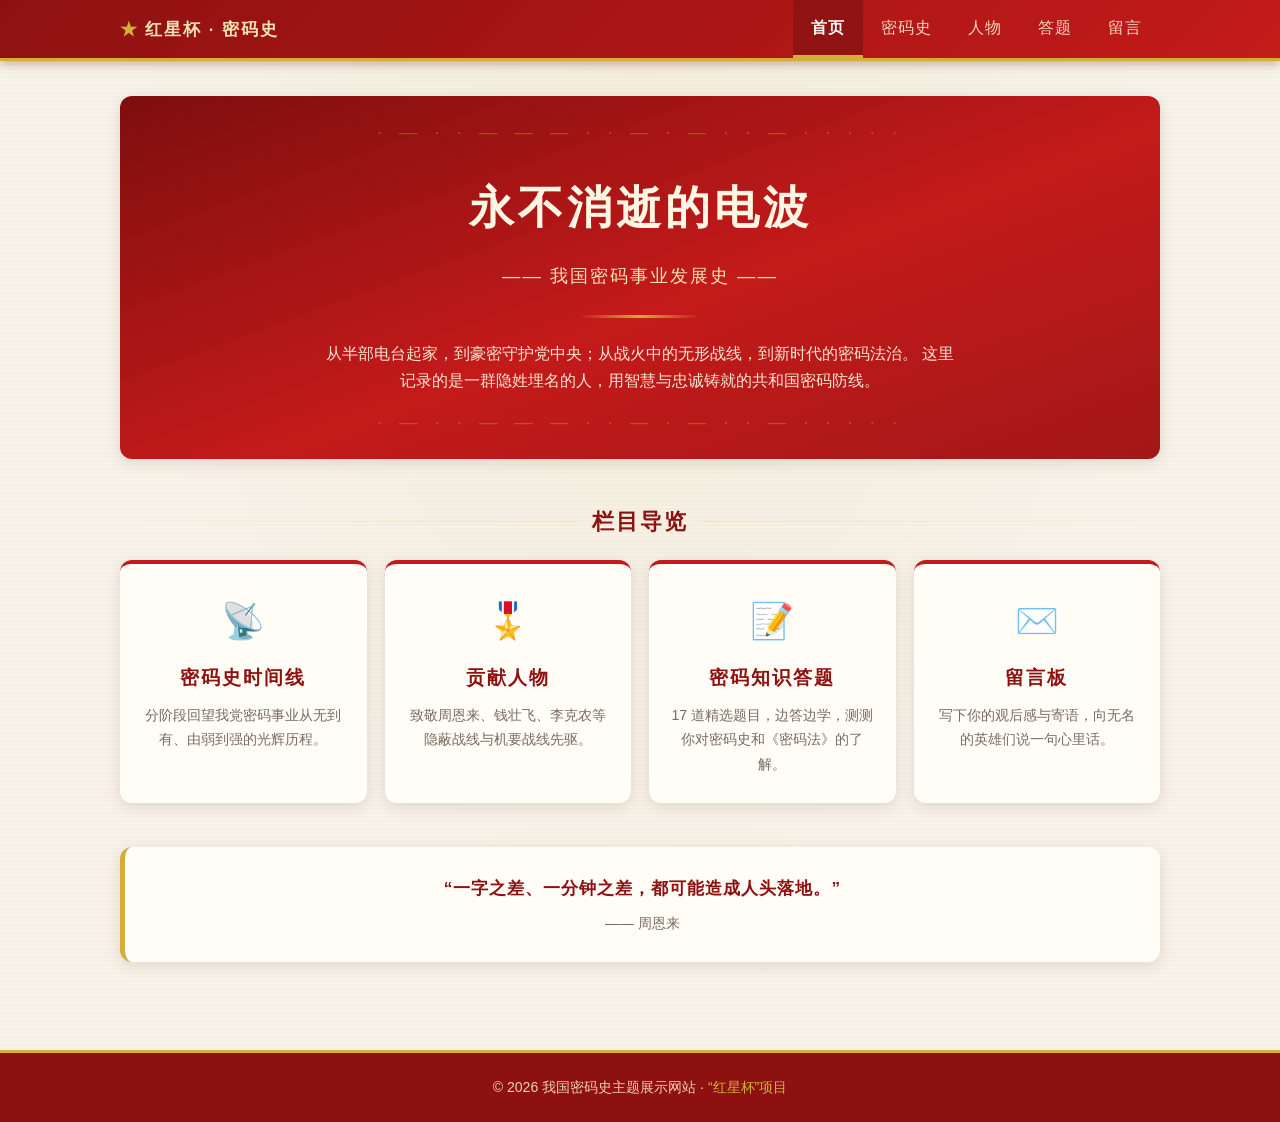
<file: index.html>
<!DOCTYPE html>
<!-- 首页：网站导览 + 板块快捷入口 -->
<html lang="zh-CN">
<head>
  <meta charset="UTF-8">
  <meta name="viewport" content="width=device-width, initial-scale=1.0">
  <title>首页 | 永不消逝的电波——我国密码事业发展史</title>
  <link rel="stylesheet" href="css/style.css">
</head>
<body data-page="home">

  <!-- 顶部固定导航栏（每个页面结构一致，main.js 自动高亮当前页） -->
  <header class="site-header">
    <div class="nav-inner">
      <a class="brand" href="index.html"><span class="star">★</span>红星杯 · 密码史</a>
      <nav class="main-nav">
        <a href="index.html"     data-nav="home">首页</a>
        <a href="history.html"   data-nav="history">密码史</a>
        <a href="figures.html"   data-nav="figures">人物</a>
        <a href="quiz.html"      data-nav="quiz">答题</a>
        <a href="guestbook.html" data-nav="guestbook">留言</a>
      </nav>
    </div>
  </header>

  <main>
    <!-- 大横幅 Hero -->
    <section class="hero">
      <h1>永不消逝的电波</h1>
      <div class="subtitle">—— 我国密码事业发展史 ——</div>
      <div class="divider"></div>
      <p class="desc">
        从半部电台起家，到豪密守护党中央；从战火中的无形战线，到新时代的密码法治。
        这里记录的是一群隐姓埋名的人，用智慧与忠诚铸就的共和国密码防线。
      </p>
    </section>

    <!-- 四大板块快捷入口 -->
    <h2 class="section-title">栏目导览</h2>
    <section class="entry-grid">
      <a class="entry-card" href="history.html">
        <div class="icon">📡</div>
        <h3>密码史时间线</h3>
        <p>分阶段回望我党密码事业从无到有、由弱到强的光辉历程。</p>
      </a>
      <a class="entry-card" href="figures.html">
        <div class="icon">🎖️</div>
        <h3>贡献人物</h3>
        <p>致敬周恩来、钱壮飞、李克农等隐蔽战线与机要战线先驱。</p>
      </a>
      <a class="entry-card" href="quiz.html">
        <div class="icon">📝</div>
        <h3>密码知识答题</h3>
        <p>17 道精选题目，边答边学，测测你对密码史和《密码法》的了解。</p>
      </a>
      <a class="entry-card" href="guestbook.html">
        <div class="icon">✉️</div>
        <h3>留言板</h3>
        <p>写下你的观后感与寄语，向无名的英雄们说一句心里话。</p>
      </a>
    </section>

    <!-- 名言横幅 -->
    <section class="quote-banner">
      <p class="quote">“一字之差、一分钟之差，都可能造成人头落地。”</p>
      <p class="author">—— 周恩来</p>
    </section>
  </main>

  <!-- 页脚 -->
  <footer class="site-footer">
    <p>© 2026 我国密码史主题展示网站 · <span class="gold">“红星杯”项目</span></p>
  </footer>

  <script src="js/main.js"></script>
</body>
</html>
</file>
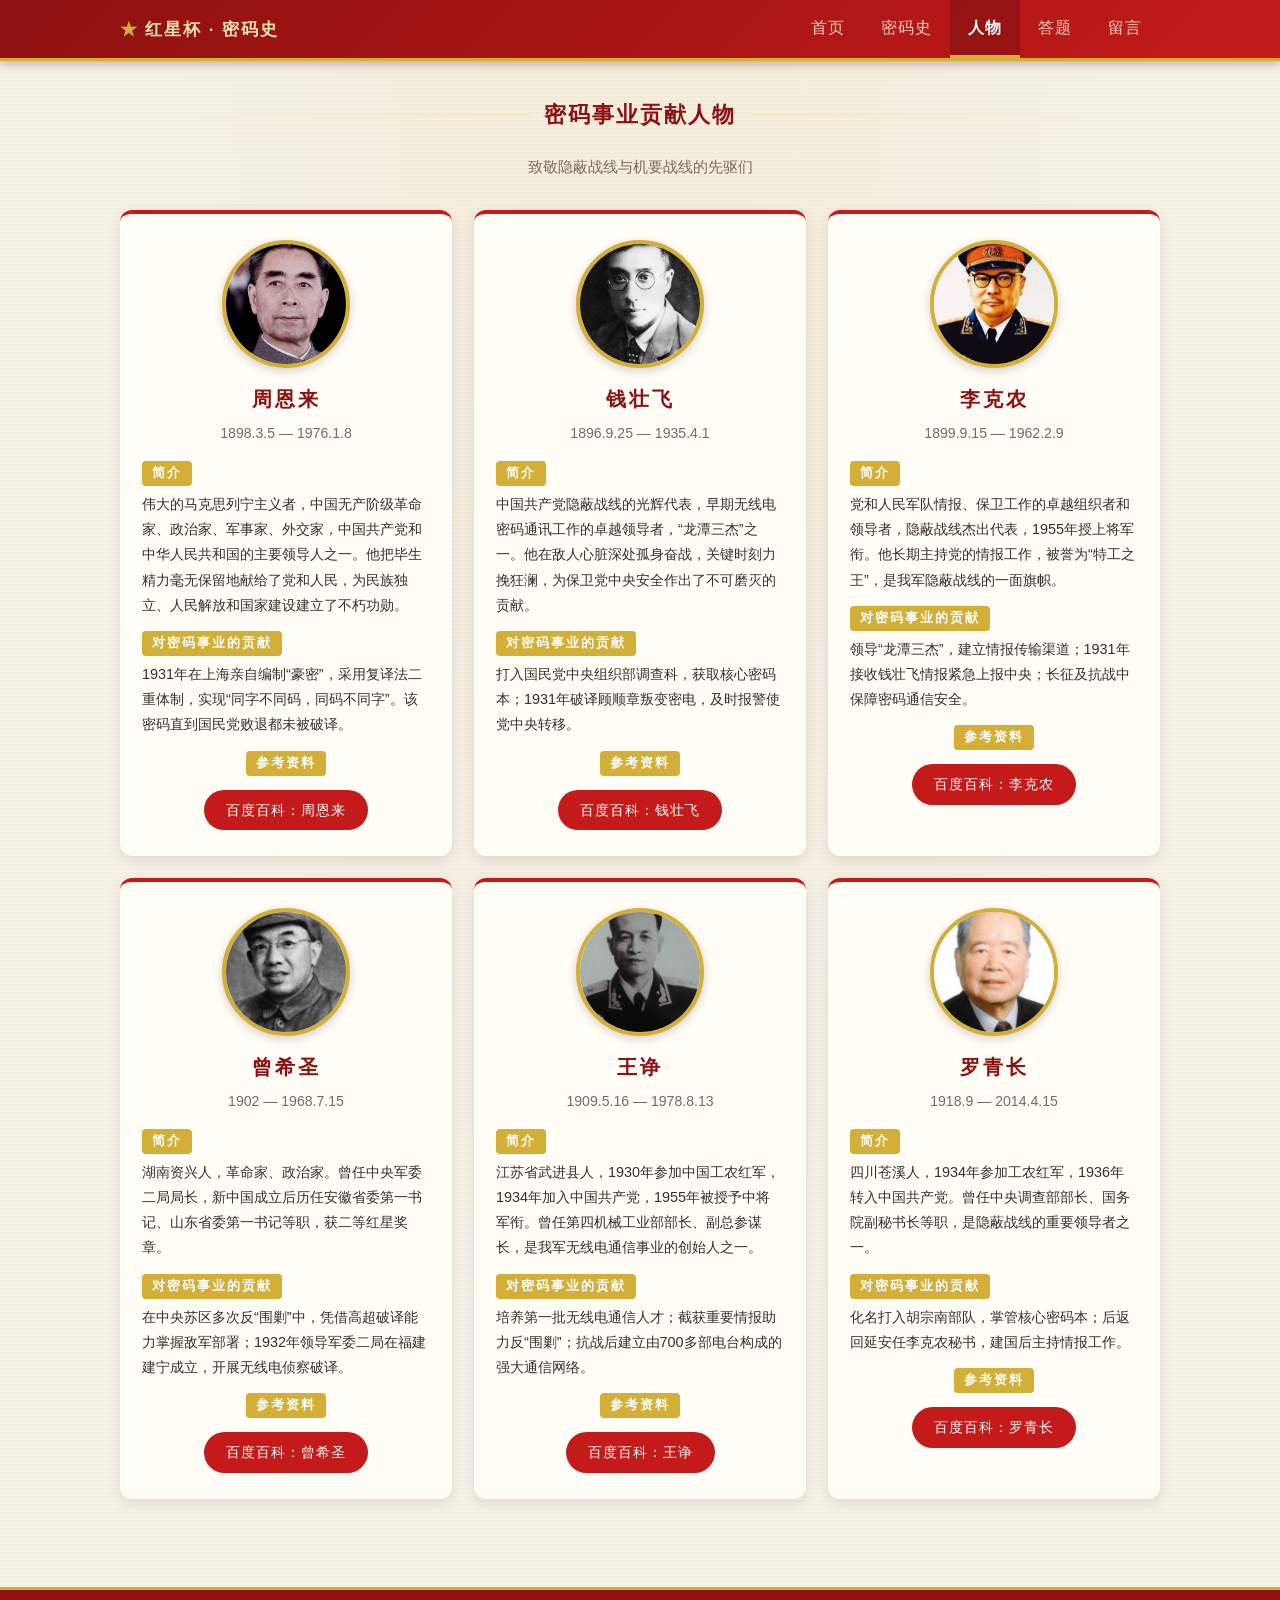
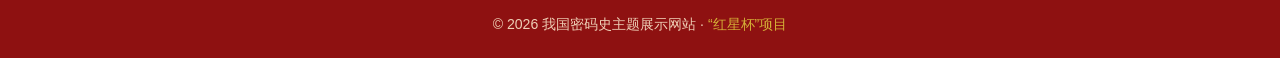
<file: figures.html>
<!DOCTYPE html>
<!-- 人物页：六大密码事业贡献人物网格卡片 -->
<html lang="zh-CN">
<head>
  <meta charset="UTF-8">
  <meta name="viewport" content="width=device-width, initial-scale=1.0">
  <title>贡献人物 | 永不消逝的电波——我国密码事业发展史</title>
  <link rel="stylesheet" href="css/style.css">
</head>
<body data-page="figures">

  <header class="site-header">
    <div class="nav-inner">
      <a class="brand" href="index.html"><span class="star">★</span>红星杯 · 密码史</a>
      <nav class="main-nav">
        <a href="index.html"     data-nav="home">首页</a>
        <a href="history.html"   data-nav="history">密码史</a>
        <a href="figures.html"   data-nav="figures">人物</a>
        <a href="quiz.html"      data-nav="quiz">答题</a>
        <a href="guestbook.html" data-nav="guestbook">留言</a>
      </nav>
    </div>
  </header>

  <main>
    <h1 class="section-title" style="margin-top:0">密码事业贡献人物</h1>
    <p style="text-align:center;color:var(--ink-light);font-size:0.95rem;margin-bottom:30px">
      致敬隐蔽战线与机要战线的先驱们
    </p>

    <!-- 人物卡片网格：figures.js 渲染 -->
    <div class="figures-grid" id="figures-grid"></div>
  </main>

  <footer class="site-footer">
    <p>© 2026 我国密码史主题展示网站 · <span class="gold">“红星杯”项目</span></p>
  </footer>

  <script src="js/main.js"></script>
  <script src="js/data.js"></script>
  <script src="js/figures.js"></script>
</body>
</html>
</file>
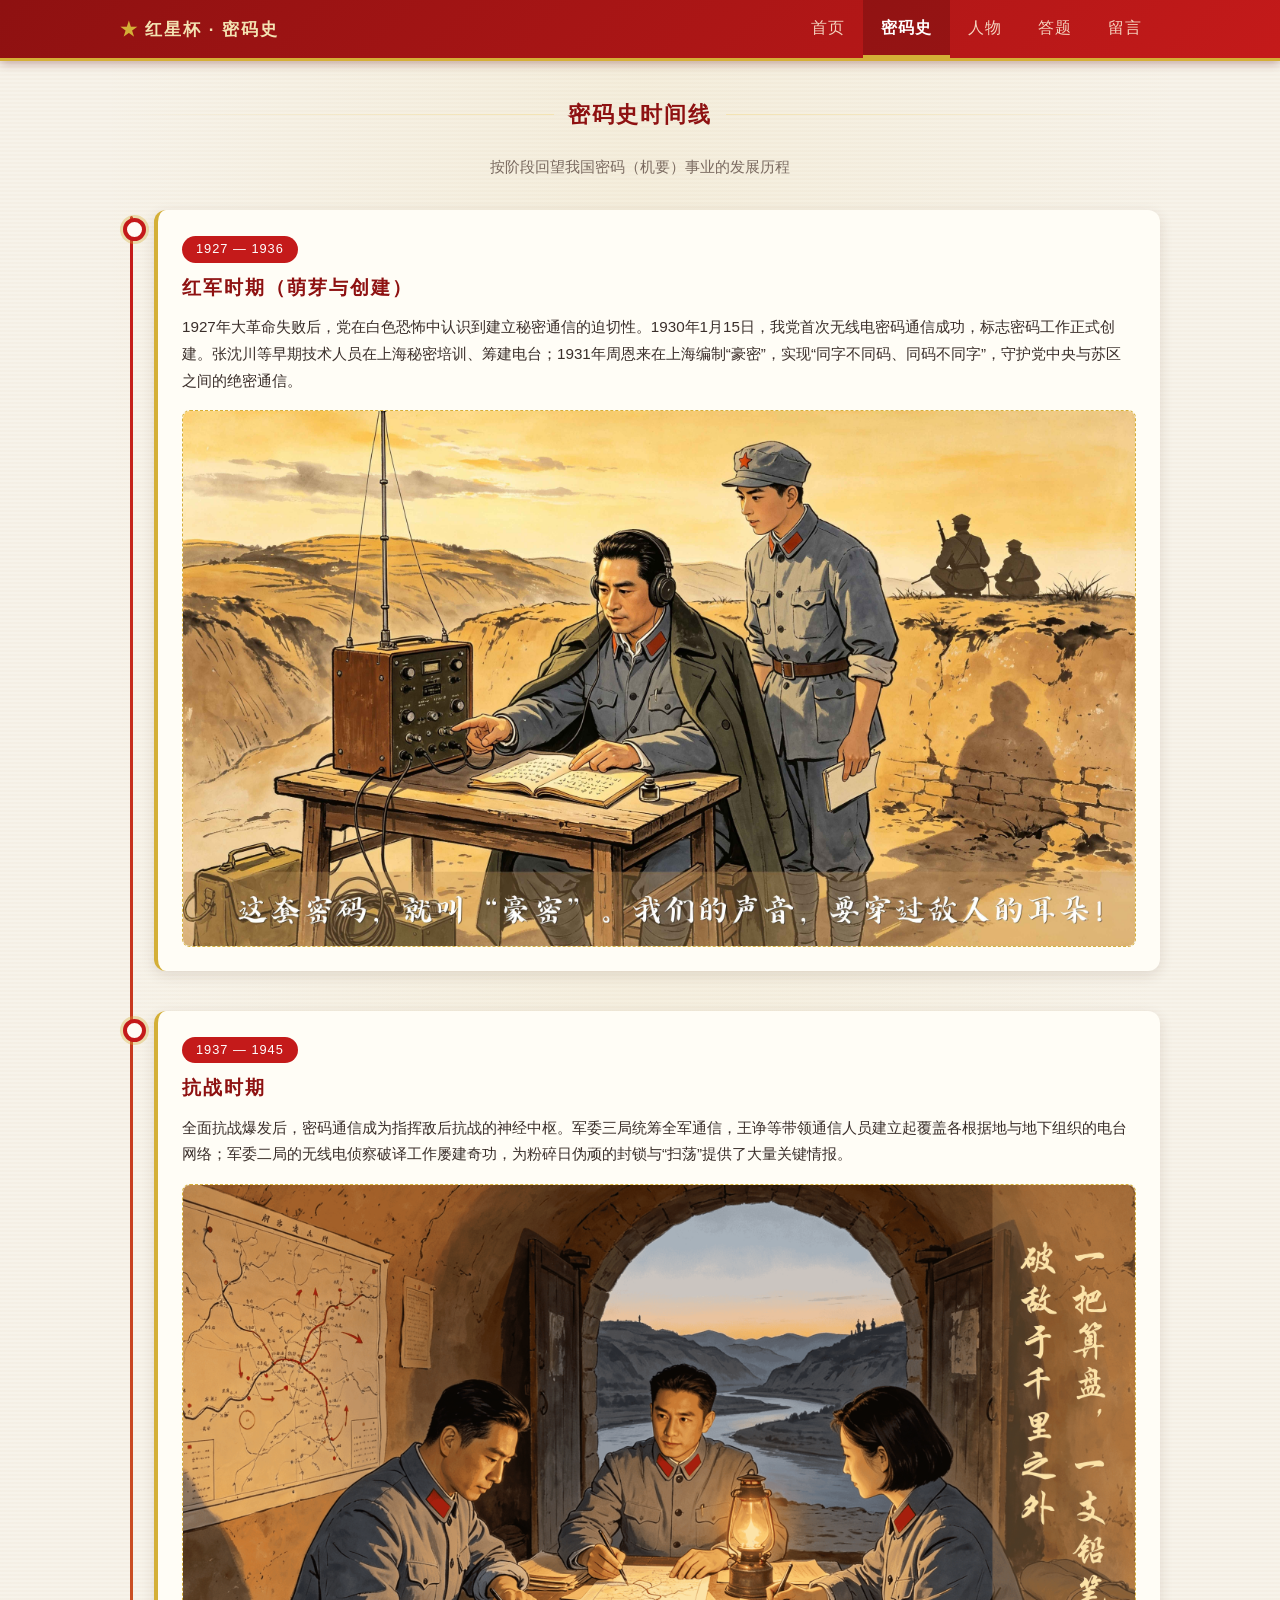
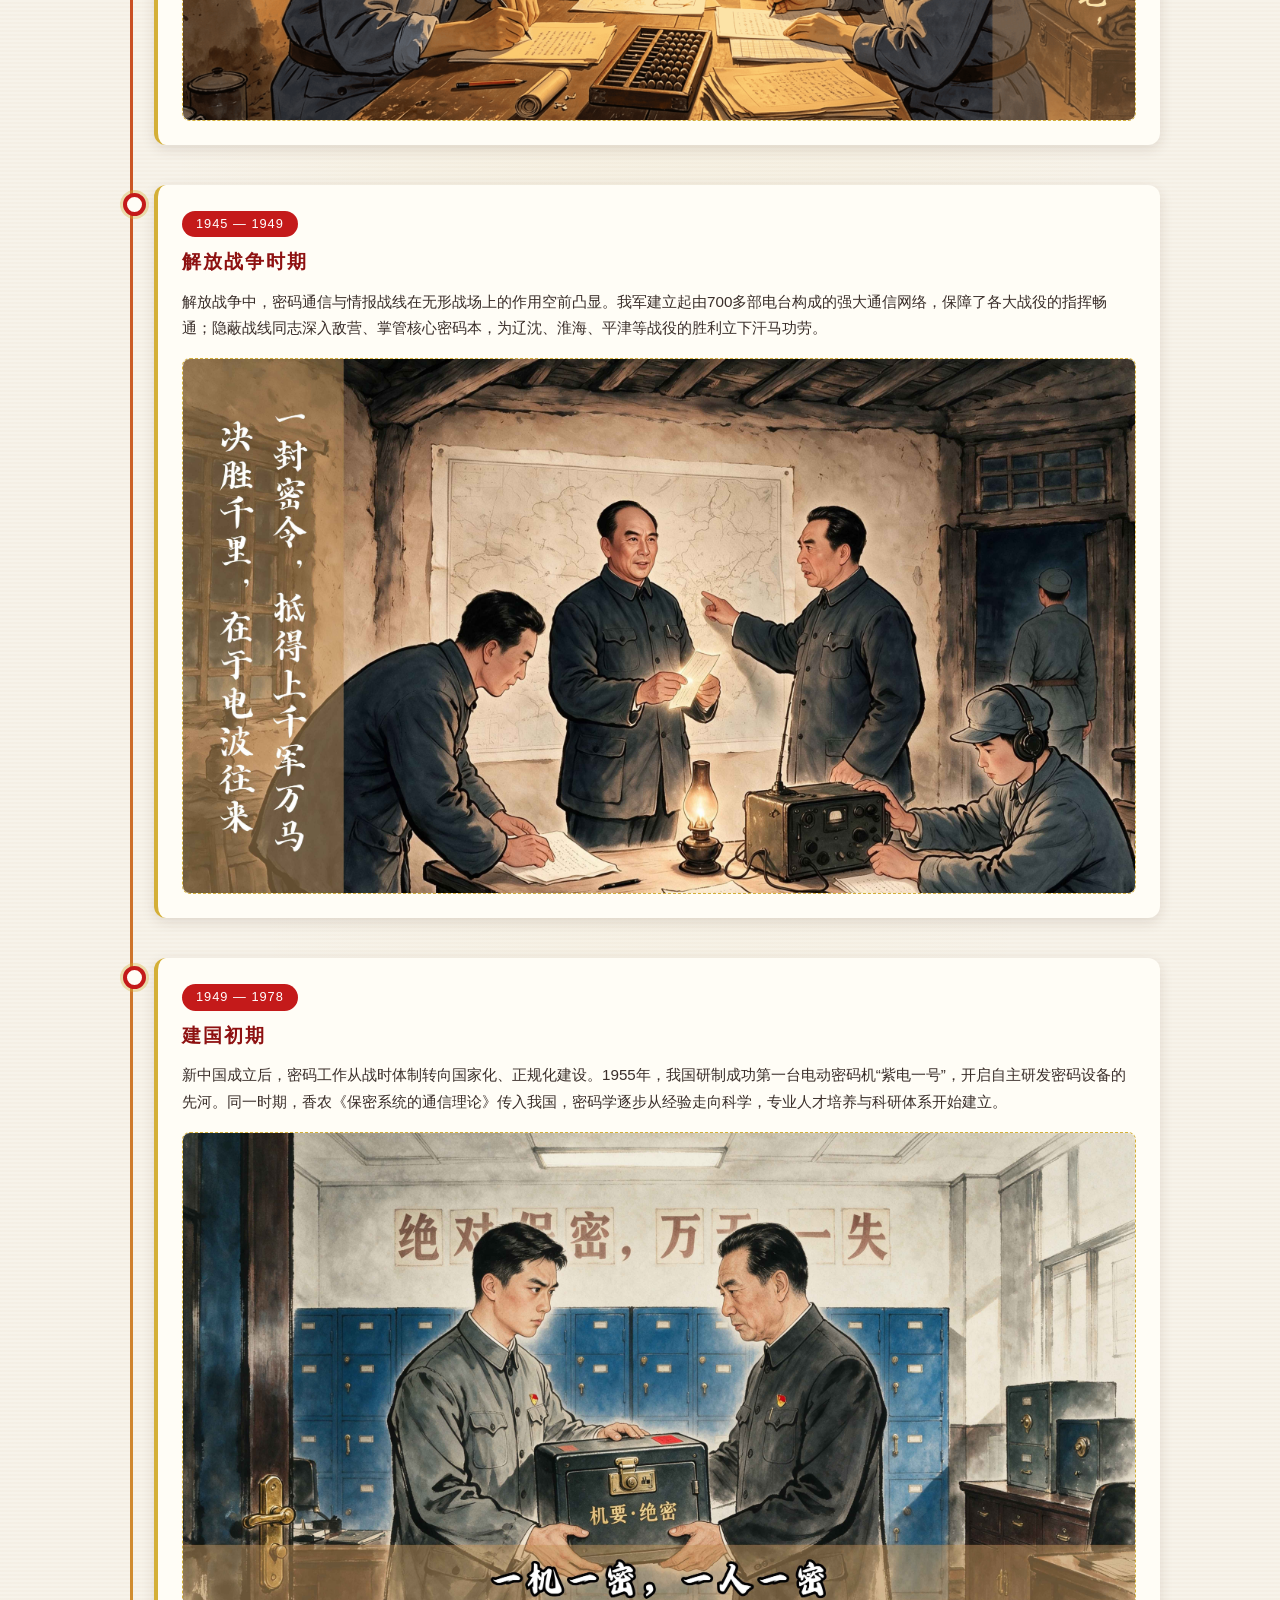
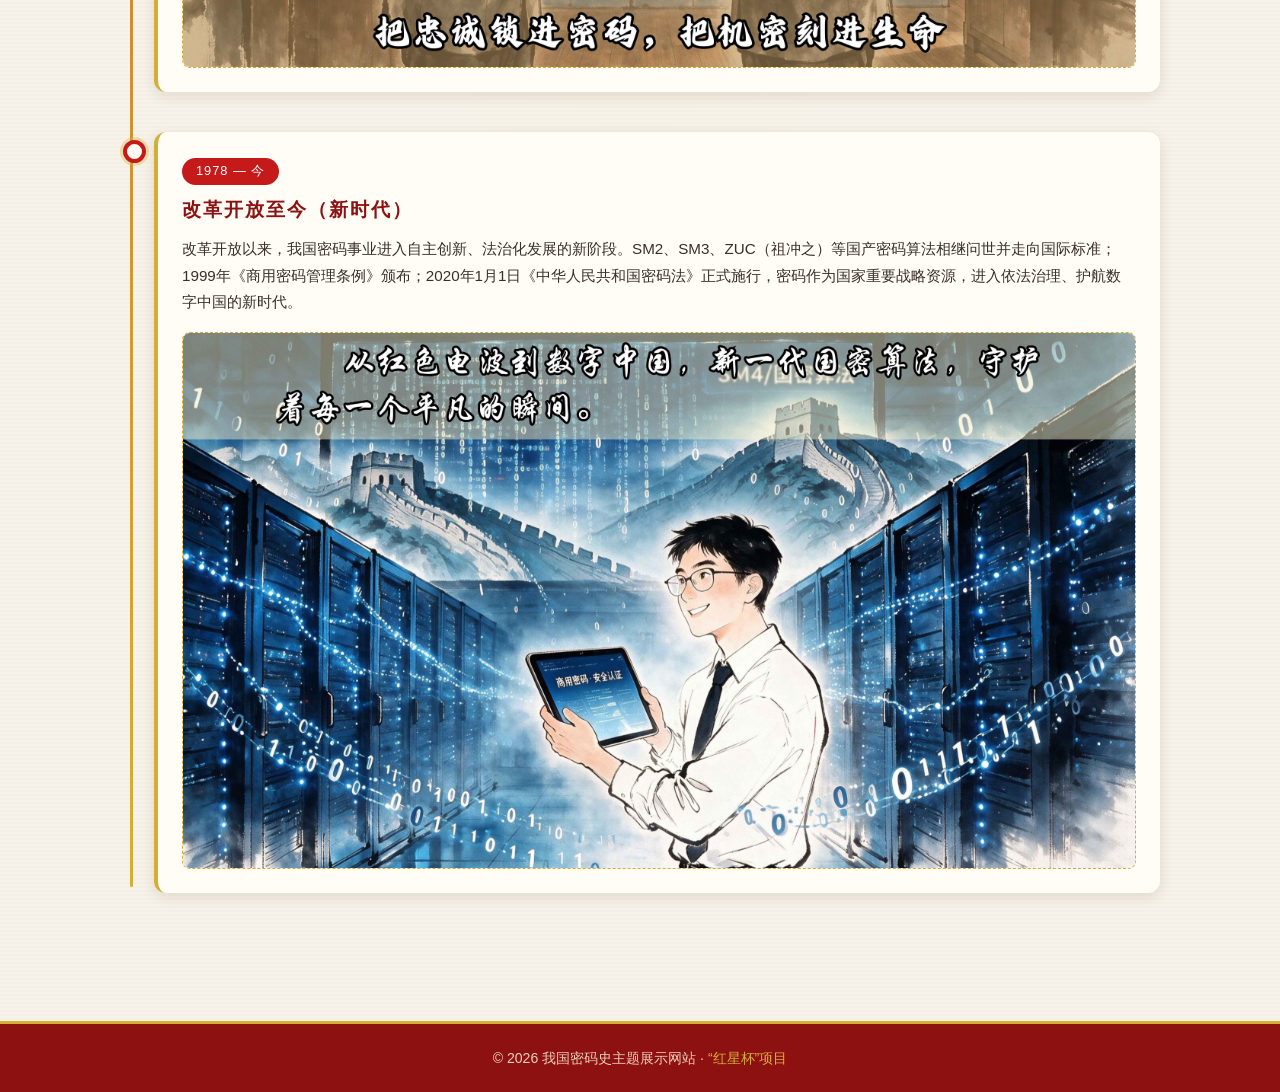
<file: history.html>
<!DOCTYPE html>
<!-- 密码史页面：垂直时间线 + 各阶段漫画占位图 -->
<html lang="zh-CN">
<head>
  <meta charset="UTF-8">
  <meta name="viewport" content="width=device-width, initial-scale=1.0">
  <title>密码史时间线 | 永不消逝的电波——我国密码事业发展史</title>
  <link rel="stylesheet" href="css/style.css">
</head>
<body data-page="history">

  <header class="site-header">
    <div class="nav-inner">
      <a class="brand" href="index.html"><span class="star">★</span>红星杯 · 密码史</a>
      <nav class="main-nav">
        <a href="index.html"     data-nav="home">首页</a>
        <a href="history.html"   data-nav="history">密码史</a>
        <a href="figures.html"   data-nav="figures">人物</a>
        <a href="quiz.html"      data-nav="quiz">答题</a>
        <a href="guestbook.html" data-nav="guestbook">留言</a>
      </nav>
    </div>
  </header>

  <main>
    <!-- 页面标题 -->
    <h1 class="section-title" style="margin-top:0">密码史时间线</h1>
    <p style="text-align:center;color:var(--ink-light);font-size:0.95rem;margin-bottom:30px">
      按阶段回望我国密码（机要）事业的发展历程 
    </p>

    <!-- 时间线容器：history.js 会把五个阶段卡片渲染到这里 -->
    <div class="timeline" id="timeline"></div>
  </main>

  <footer class="site-footer">
    <p>© 2026 我国密码史主题展示网站 · <span class="gold">“红星杯”项目</span></p>
  </footer>

  <script src="js/main.js"></script>
  <script src="js/history.js"></script>
</body>
</html>
</file>
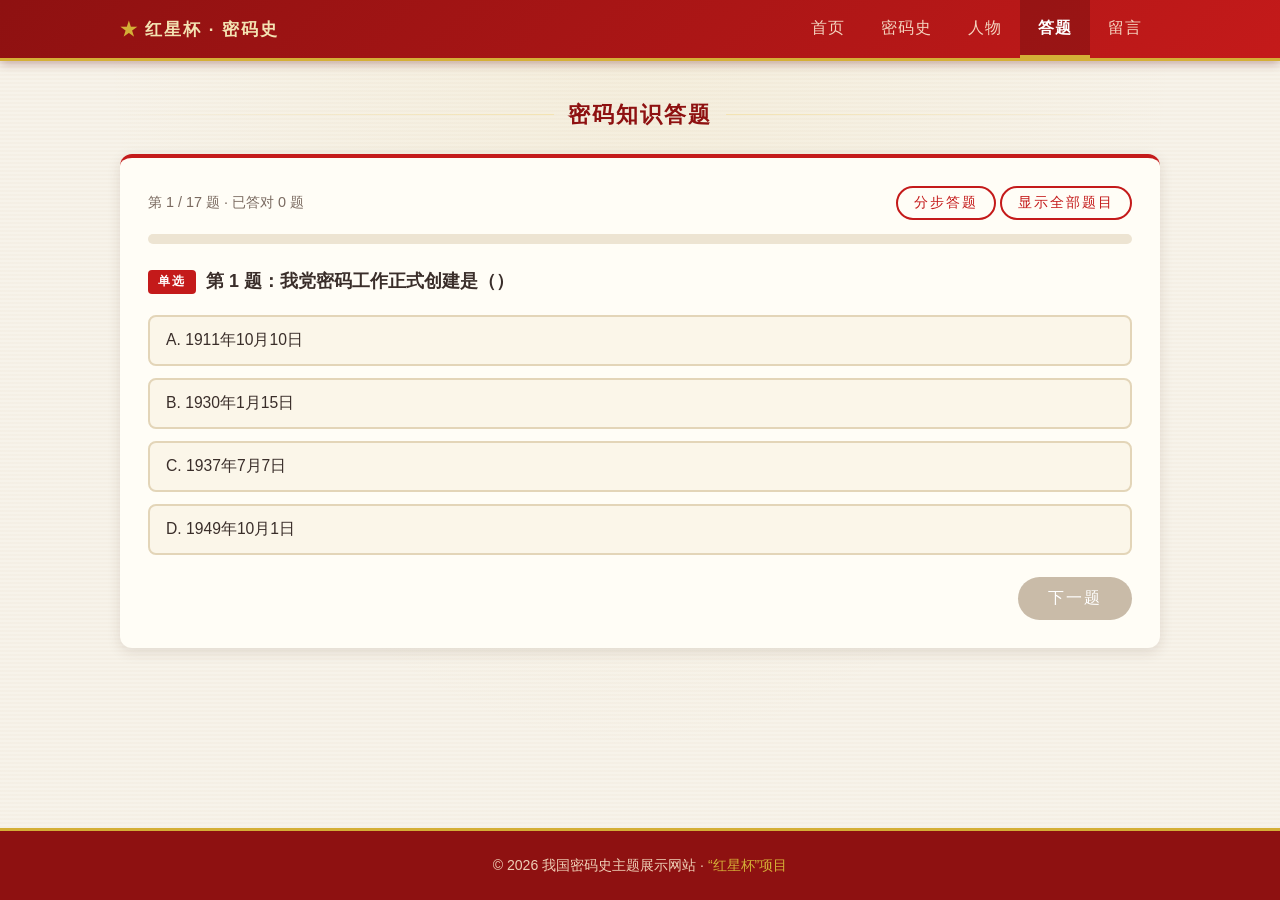
<file: quiz.html>
<!DOCTYPE html>
<!-- 答题页：17 道题，支持分步答题（默认）与全部题目两种模式 -->
<html lang="zh-CN">
<head>
  <meta charset="UTF-8">
  <meta name="viewport" content="width=device-width, initial-scale=1.0">
  <title>密码知识答题 | 永不消逝的电波——我国密码事业发展史</title>
  <link rel="stylesheet" href="css/style.css">
</head>
<body data-page="quiz">

  <header class="site-header">
    <div class="nav-inner">
      <a class="brand" href="index.html"><span class="star">★</span>红星杯 · 密码史</a>
      <nav class="main-nav">
        <a href="index.html"     data-nav="home">首页</a>
        <a href="history.html"   data-nav="history">密码史</a>
        <a href="figures.html"   data-nav="figures">人物</a>
        <a href="quiz.html"      data-nav="quiz">答题</a>
        <a href="guestbook.html" data-nav="guestbook">留言</a>
      </nav>
    </div>
  </header>

  <main>
    <h1 class="section-title" style="margin-top:0">密码知识答题</h1>

    <div class="quiz-panel" id="quiz-panel">
      <!-- 工具栏：进度提示 + 模式切换 -->
      <div class="quiz-toolbar">
        <span class="progress-label" id="progress-label"></span>
        <span>
          <button class="btn ghost" id="mode-step" style="padding:6px 16px;font-size:0.85rem">分步答题</button>
          <button class="btn ghost" id="mode-all" style="padding:6px 16px;font-size:0.85rem">显示全部题目</button>
        </span>
      </div>

      <!-- 进度条 -->
      <div class="progress-track"><div class="progress-fill" id="progress-fill"></div></div>

      <!-- 题目渲染区：quiz.js 动态填充 -->
      <div id="quiz-body"></div>
    </div>
  </main>

  <footer class="site-footer">
    <p>© 2026 我国密码史主题展示网站 · <span class="gold">“红星杯”项目</span></p>
  </footer>

  <script src="js/main.js"></script>
  <script src="js/data.js"></script>
  <script src="js/quiz.js"></script>
</body>
</html>
</file>
<file: css/style.css>
/* ==========================================================================
   我国密码史主题展示网站 —— 全站样式表
   主题：中国红 + 金色 + 米白背景，庄重、略带复古感的红色主旋律风格
   ========================================================================== */

/* ---------- CSS 变量：统一管理主题色，方便后续调整 ---------- */
:root {
  --red: #C41A1A;          /* 中国红（主色） */
  --red-dark: #8E1111;     /* 深红（悬停/渐变） */
  --gold: #D4AF37;         /* 金色（点缀） */
  --gold-light: #F3E3B3;   /* 浅金（分隔线/边框） */
  --bg: #F7F3EA;           /* 米白背景（旧纸张感） */
  --paper: #FFFDF6;        /* 卡片纸色 */
  --ink: #3A2E2A;          /* 正文墨色 */
  --ink-light: #7A6A60;    /* 次要文字 */
  --ok: #2E7D32;           /* 答对：绿 */
  --err: #B71C1C;          /* 答错：红 */
  --shadow: 0 4px 14px rgba(62, 30, 20, 0.12);
  --radius: 12px;
}

/* ---------- 基础重置 ---------- */
* { margin: 0; padding: 0; box-sizing: border-box; }

html { scroll-behavior: smooth; }

body {
  font-family: "PingFang SC", "Microsoft YaHei", "Hiragino Sans GB", sans-serif;
  background-color: var(--bg);
  /* 细微纸纹：用两层渐变模拟旧纸的颗粒感，体积近乎为零 */
  background-image:
    repeating-linear-gradient(0deg, rgba(180, 140, 90, 0.035) 0 2px, transparent 2px 4px),
    radial-gradient(ellipse at top, rgba(212, 175, 55, 0.08), transparent 60%);
  color: var(--ink);
  line-height: 1.75;
  min-height: 100vh;
  display: flex;
  flex-direction: column;
}

main { flex: 1; width: 100%; max-width: 1080px; margin: 0 auto; padding: 96px 20px 40px; }

img { max-width: 100%; display: block; }

a { color: var(--red); }

/* ---------- 顶部固定导航栏 ---------- */
.site-header {
  position: fixed; top: 0; left: 0; right: 0; z-index: 100;
  background: linear-gradient(135deg, var(--red-dark), var(--red));
  border-bottom: 3px solid var(--gold);
  box-shadow: 0 2px 10px rgba(90, 10, 10, 0.35);
}
.nav-inner {
  max-width: 1080px; margin: 0 auto; padding: 0 20px;
  display: flex; align-items: center; justify-content: space-between; flex-wrap: wrap;
}
.brand {
  color: var(--gold-light); font-weight: 700; font-size: 1.05rem;
  padding: 12px 0; text-decoration: none; letter-spacing: 2px;
}
.brand .star { color: var(--gold); margin-right: 6px; }
.main-nav { display: flex; flex-wrap: wrap; }
.main-nav a {
  display: block; padding: 14px 18px; text-decoration: none;
  color: rgba(255, 245, 220, 0.85); font-size: 0.98rem; letter-spacing: 1px;
  border-bottom: 3px solid transparent; transition: all 0.2s;
}
.main-nav a:hover { color: #fff; background: rgba(0, 0, 0, 0.12); }
/* 当前页导航高亮（由 main.js 根据页面自动添加 .active） */
.main-nav a.active {
  color: #fff; font-weight: 700;
  border-bottom-color: var(--gold); background: rgba(0, 0, 0, 0.18);
}

/* ---------- 页脚 ---------- */
.site-footer {
  margin-top: 48px; background: var(--red-dark); color: rgba(255, 240, 210, 0.85);
  border-top: 3px solid var(--gold); text-align: center; padding: 22px 16px; font-size: 0.88rem;
}
.site-footer .gold { color: var(--gold); }

/* ---------- 首页 Hero 横幅 ---------- */
.hero {
  position: relative; overflow: hidden; text-align: center;
  background: linear-gradient(160deg, #7E0E0E 0%, var(--red) 55%, #A31717 100%);
  border-radius: var(--radius); padding: 72px 24px 64px;
  box-shadow: var(--shadow); color: #FFF6E3;
}
/* 装饰性摩斯电码（伪元素内容为点划组合，纯 CSS 实现） */
.hero::before, .hero::after {
  content: "· — · ·   — — —   · · —   · — · ·   — · ·   · · ·";
  position: absolute; left: 0; right: 0; font-size: 1.15rem; letter-spacing: 6px;
  color: rgba(212, 175, 55, 0.35); white-space: nowrap; overflow: hidden;
}
.hero::before { top: 20px; }
.hero::after { bottom: 20px; }
.hero h1 { font-size: clamp(1.7rem, 5vw, 2.8rem); letter-spacing: 4px; margin-bottom: 14px; }
.hero .subtitle { font-size: clamp(0.95rem, 2.5vw, 1.15rem); color: var(--gold-light); letter-spacing: 2px; }
.hero .divider {
  width: 120px; height: 3px; margin: 22px auto;
  background: linear-gradient(90deg, transparent, var(--gold), transparent);
}
.hero p.desc { max-width: 640px; margin: 0 auto; font-size: 0.98rem; color: rgba(255, 246, 227, 0.92); }

/* ---------- 板块通用标题 ---------- */
.section-title {
  display: flex; align-items: center; gap: 14px;
  margin: 44px 0 20px; font-size: 1.35rem; color: var(--red-dark); letter-spacing: 2px;
}
.section-title::before, .section-title::after {
  content: ""; flex: 1; height: 1px;
  background: linear-gradient(90deg, transparent, var(--gold-light));
}
.section-title::after { background: linear-gradient(90deg, var(--gold-light), transparent); }

/* ---------- 首页快捷入口卡片（Grid，响应式） ---------- */
.entry-grid {
  display: grid; gap: 18px;
  grid-template-columns: repeat(auto-fit, minmax(220px, 1fr));
}
.entry-card {
  background: var(--paper); border-radius: var(--radius); box-shadow: var(--shadow);
  border-top: 4px solid var(--red); padding: 26px 20px; text-decoration: none;
  color: var(--ink); text-align: center; transition: transform 0.2s, box-shadow 0.2s;
}
.entry-card:hover { transform: translateY(-5px); box-shadow: 0 10px 22px rgba(62, 30, 20, 0.2); }
.entry-card .icon { font-size: 2.2rem; margin-bottom: 10px; }
.entry-card h3 { color: var(--red-dark); margin-bottom: 8px; letter-spacing: 2px; }
.entry-card p { font-size: 0.88rem; color: var(--ink-light); }

/* ---------- 首页名言横幅 ---------- */
.quote-banner {
  margin-top: 44px; text-align: center; background: var(--paper);
  border-left: 5px solid var(--gold); border-radius: var(--radius);
  box-shadow: var(--shadow); padding: 26px 22px;
}
.quote-banner .quote { font-size: 1.08rem; color: var(--red-dark); font-weight: 600; letter-spacing: 1px; }
.quote-banner .author { margin-top: 8px; color: var(--ink-light); font-size: 0.9rem; }

/* ---------- 密码史：垂直时间线 ---------- */
.timeline { position: relative; padding-left: 34px; }
/* 时间线主轴 */
.timeline::before {
  content: ""; position: absolute; left: 10px; top: 6px; bottom: 6px; width: 3px;
  background: linear-gradient(180deg, var(--red), var(--gold));
  border-radius: 2px;
}
.timeline-item { position: relative; margin-bottom: 40px; }
/* 时间线节点圆点 */
.timeline-item::before {
  content: ""; position: absolute; left: -31px; top: 8px; width: 15px; height: 15px;
  background: var(--paper); border: 4px solid var(--red); border-radius: 50%;
  box-shadow: 0 0 0 3px rgba(212, 175, 55, 0.35);
}
.timeline-card {
  background: var(--paper); border-radius: var(--radius); box-shadow: var(--shadow);
  padding: 24px; border-left: 4px solid var(--gold);
}
.timeline-card .era-tag {
  display: inline-block; font-size: 0.8rem; color: #fff; background: var(--red);
  border-radius: 20px; padding: 2px 14px; letter-spacing: 1px; margin-bottom: 8px;
}
.timeline-card h3 { color: var(--red-dark); font-size: 1.2rem; letter-spacing: 2px; margin-bottom: 10px; }
.timeline-card p { font-size: 0.95rem; margin-bottom: 16px; }

/* 16:9 漫画占位图（内联 SVG 由 history.js 生成，样式仅做容器约束） */
.comic-placeholder {
  aspect-ratio: 16 / 9; width: 100%; border-radius: 8px; overflow: hidden;
  border: 1px dashed var(--gold); background: #FBF6E9;
}
.comic-placeholder svg { width: 100%; height: 100%; display: block; }

/* ---------- 人物页：网格卡片 ---------- */
.figures-grid {
  display: grid; gap: 22px;
  grid-template-columns: repeat(auto-fill, minmax(300px, 1fr));
}
.figure-card {
  background: var(--paper); border-radius: var(--radius); box-shadow: var(--shadow);
  border-top: 4px solid var(--red); padding: 26px 22px; text-align: center;
  transition: transform 0.2s;
}
.figure-card:hover { transform: translateY(-4px); }
.figure-card img.avatar {
  width: 128px; height: 128px; border-radius: 50%; margin: 0 auto 14px;
  border: 4px solid var(--gold); box-shadow: 0 3px 10px rgba(62, 30, 20, 0.2);
  object-fit: cover; background: var(--red);
}
.figure-card h3 { color: var(--red-dark); font-size: 1.25rem; letter-spacing: 3px; }
.figure-card .years { color: var(--ink-light); font-size: 0.88rem; margin: 4px 0 14px; }
.figure-card .field { text-align: left; margin-bottom: 12px; font-size: 0.9rem; }
.figure-card .field h4 {
  display: inline-block; font-size: 0.82rem; color: #fff; background: var(--gold);
  border-radius: 4px; padding: 1px 10px; margin-bottom: 6px; letter-spacing: 2px;
}
.figure-card .field p { color: var(--ink); }
.figure-card .ref-btn {
  display: inline-block; margin-top: 8px; padding: 8px 22px; text-decoration: none;
  background: var(--red); color: #fff; border-radius: 22px; font-size: 0.88rem;
  letter-spacing: 1px; transition: background 0.2s;
}
.figure-card .ref-btn:hover { background: var(--red-dark); }

/* ---------- 答题页 ---------- */
.quiz-panel {
  background: var(--paper); border-radius: var(--radius); box-shadow: var(--shadow);
  padding: 28px; border-top: 4px solid var(--red);
}
.quiz-toolbar { display: flex; justify-content: space-between; align-items: center; flex-wrap: wrap; gap: 10px; margin-bottom: 14px; }
.quiz-toolbar .progress-label { font-size: 0.9rem; color: var(--ink-light); }
.progress-track {
  height: 10px; background: #EDE4D2; border-radius: 6px; overflow: hidden; margin-bottom: 22px;
}
.progress-fill {
  height: 100%; width: 0; border-radius: 6px;
  background: linear-gradient(90deg, var(--red), var(--gold)); transition: width 0.3s;
}
.quiz-question { font-size: 1.12rem; font-weight: 600; color: var(--ink); margin-bottom: 18px; }
.quiz-question .q-type {
  display: inline-block; font-size: 0.78rem; color: #fff; background: var(--red);
  border-radius: 4px; padding: 1px 10px; margin-right: 10px; vertical-align: 2px; letter-spacing: 2px;
}
.quiz-options { display: grid; gap: 12px; }
.quiz-options button {
  text-align: left; padding: 13px 16px; font-size: 0.98rem; cursor: pointer;
  background: #FBF6E9; color: var(--ink); border: 2px solid #E3D5B8; border-radius: 8px;
  transition: all 0.15s; font-family: inherit;
}
.quiz-options button:hover:not(:disabled) { border-color: var(--red); background: #FFF; }
.quiz-options button:disabled { cursor: default; }
/* 答题后：正确 / 错误 选项着色 */
.quiz-options button.correct { background: #E5F2E6; border-color: var(--ok); color: var(--ok); font-weight: 700; }
.quiz-options button.wrong { background: #FBE9E7; border-color: var(--err); color: var(--err); }
.quiz-options button.chosen { outline: 2px solid var(--gold); }

.explanation {
  margin-top: 18px; padding: 14px 16px; border-radius: 8px; font-size: 0.93rem;
  background: #FDF6E3; border-left: 4px solid var(--gold); display: none;
}
.explanation.show { display: block; }
.explanation .verdict { font-weight: 700; margin-bottom: 4px; }
.explanation .verdict.right { color: var(--ok); }
.explanation .verdict.miss { color: var(--err); }

.quiz-actions { margin-top: 22px; text-align: right; }
.btn {
  display: inline-block; border: none; cursor: pointer; text-decoration: none;
  background: var(--red); color: #fff; font-size: 0.98rem; letter-spacing: 2px;
  padding: 11px 30px; border-radius: 24px; font-family: inherit; transition: background 0.2s;
}
.btn:hover { background: var(--red-dark); }
.btn:disabled { background: #C9BBA8; cursor: not-allowed; }
.btn.ghost { background: transparent; color: var(--red); border: 2px solid var(--red); }
.btn.ghost:hover { background: rgba(196, 26, 26, 0.08); }

/* 成绩结算 */
.quiz-result { text-align: center; padding: 20px 0; }
.quiz-result .score { font-size: 2.4rem; color: var(--red-dark); font-weight: 700; }
.quiz-result .score small { font-size: 1.1rem; color: var(--ink-light); }
.quiz-result .remark { margin: 8px 0 20px; color: var(--ink-light); }
.wrong-review { text-align: left; margin-top: 8px; }
.wrong-review h4 { color: var(--red-dark); margin: 16px 0 10px; }
.wrong-review .item {
  background: #FBF6E9; border-left: 4px solid var(--err); border-radius: 6px;
  padding: 12px 14px; margin-bottom: 12px; font-size: 0.92rem;
}

/* ---------- 留言板 ---------- */
.guestbook-layout { display: grid; gap: 22px; grid-template-columns: 340px 1fr; align-items: start; }
.gb-form-card, .gb-list-card {
  background: var(--paper); border-radius: var(--radius); box-shadow: var(--shadow); padding: 24px;
}
.gb-form-card h3, .gb-list-card h3 { color: var(--red-dark); letter-spacing: 2px; margin-bottom: 14px; }
.gb-form-card label { display: block; font-size: 0.9rem; color: var(--ink-light); margin: 12px 0 6px; }
.gb-form-card input, .gb-form-card textarea {
  width: 100%; padding: 10px 12px; font-size: 0.95rem; font-family: inherit;
  border: 2px solid #E3D5B8; border-radius: 8px; background: #FBF6E9; color: var(--ink);
}
.gb-form-card input:focus, .gb-form-card textarea:focus { outline: none; border-color: var(--red); }
.gb-form-card textarea { min-height: 110px; resize: vertical; }
.gb-form-card .btn { width: 100%; margin-top: 16px; }

.gb-item {
  background: #FBF6E9; border-left: 4px solid var(--gold); border-radius: 8px;
  padding: 14px 16px; margin-bottom: 14px;
}
.gb-item .head { display: flex; justify-content: space-between; align-items: baseline; gap: 10px; }
.gb-item .name { font-weight: 700; color: var(--red-dark); }
.gb-item .time { font-size: 0.8rem; color: var(--ink-light); }
.gb-item .content { margin-top: 6px; font-size: 0.95rem; white-space: pre-wrap; word-break: break-word; }
.gb-empty { text-align: center; color: var(--ink-light); padding: 26px 0; font-size: 0.92rem; }

/* ---------- 响应式适配 ---------- */
@media (max-width: 768px) {
  main { padding: 110px 14px 30px; }
  .guestbook-layout { grid-template-columns: 1fr; }  /* 留言板改为上下布局 */
  .nav-inner { justify-content: center; }
  .main-nav a { padding: 10px 12px; font-size: 0.9rem; }
  .quiz-panel { padding: 20px 16px; }
  .hero { padding: 56px 18px 48px; }
}
</file>
